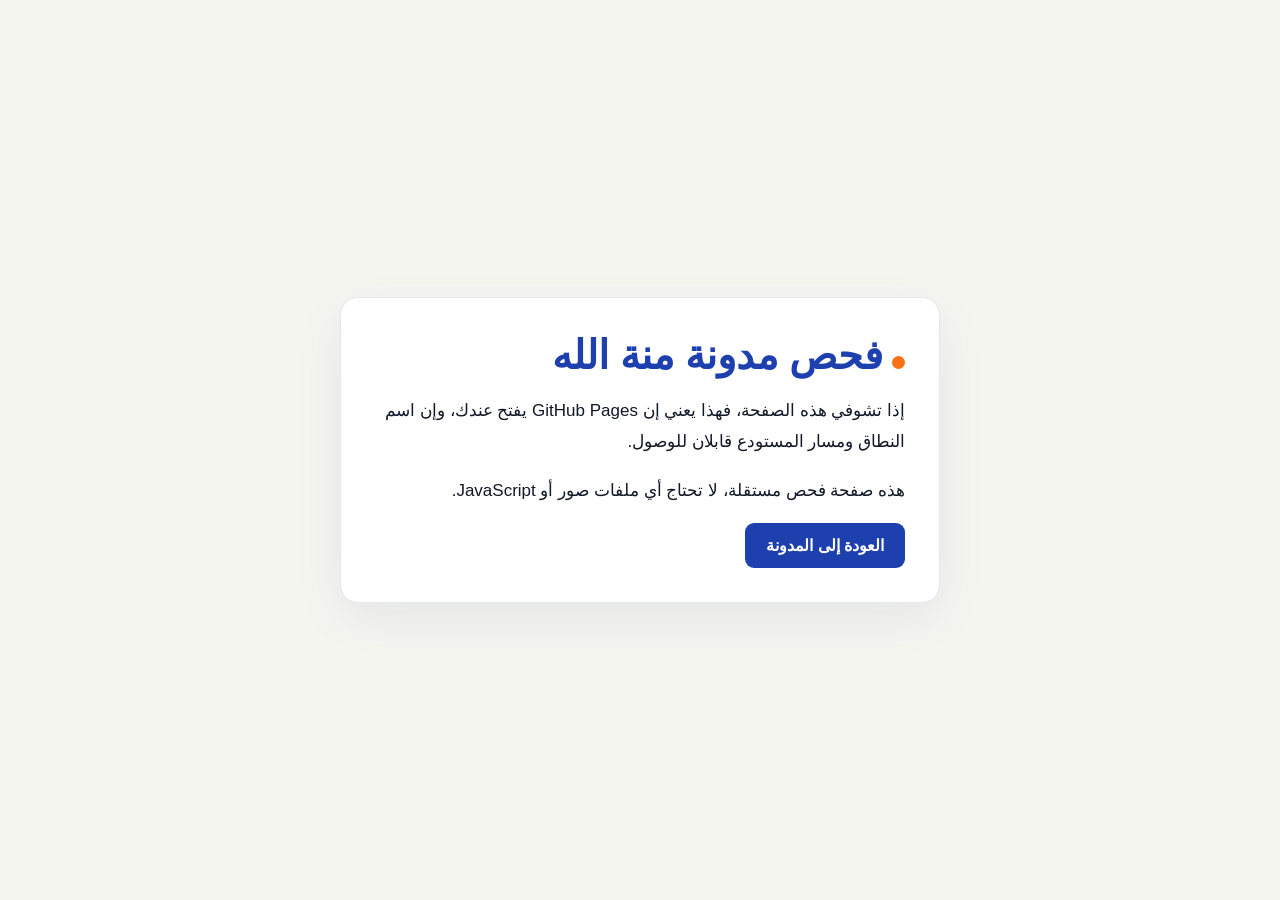
<file: check.html>
<!doctype html>
<html lang="ar" dir="rtl">
<head><meta charset="UTF-8"><meta name="viewport" content="width=device-width,initial-scale=1">
<title>فحص مدونة منة الله</title>
<style>*,*::before,*::after{box-sizing:border-box}body{font-family:Arial,Tahoma,sans-serif;background:#F5F5F0;color:#111827;margin:0;min-height:100vh;display:grid;place-items:center;padding:26px}main{max-width:600px;width:100%;background:white;border:1px solid #E5E7EB;border-radius:18px;padding:34px;box-shadow:0 15px 50px rgba(20,43,119,.07)}h1{color:#1E40AF;font-size:clamp(27px,5vw,40px);margin:0 0 16px}p{font-size:17px;line-height:1.85}.dot{width:13px;height:13px;background:#F97316;border-radius:50%;display:inline-block;margin-left:9px}a{display:inline-block;padding:13px 21px;border-radius:9px;color:white;background:#1E40AF;text-decoration:none;font-weight:700}</style>
</head><body><main><h1><span class="dot"></span>فحص مدونة منة الله</h1>
<p>إذا تشوفي هذه الصفحة، فهذا يعني إن GitHub Pages يفتح عندك، وإن اسم النطاق ومسار المستودع قابلان للوصول.</p>
<p>هذه صفحة فحص مستقلة، لا تحتاج أي ملفات صور أو JavaScript.</p>
<a href="./">العودة إلى المدونة</a>
</main></body></html>
</file>
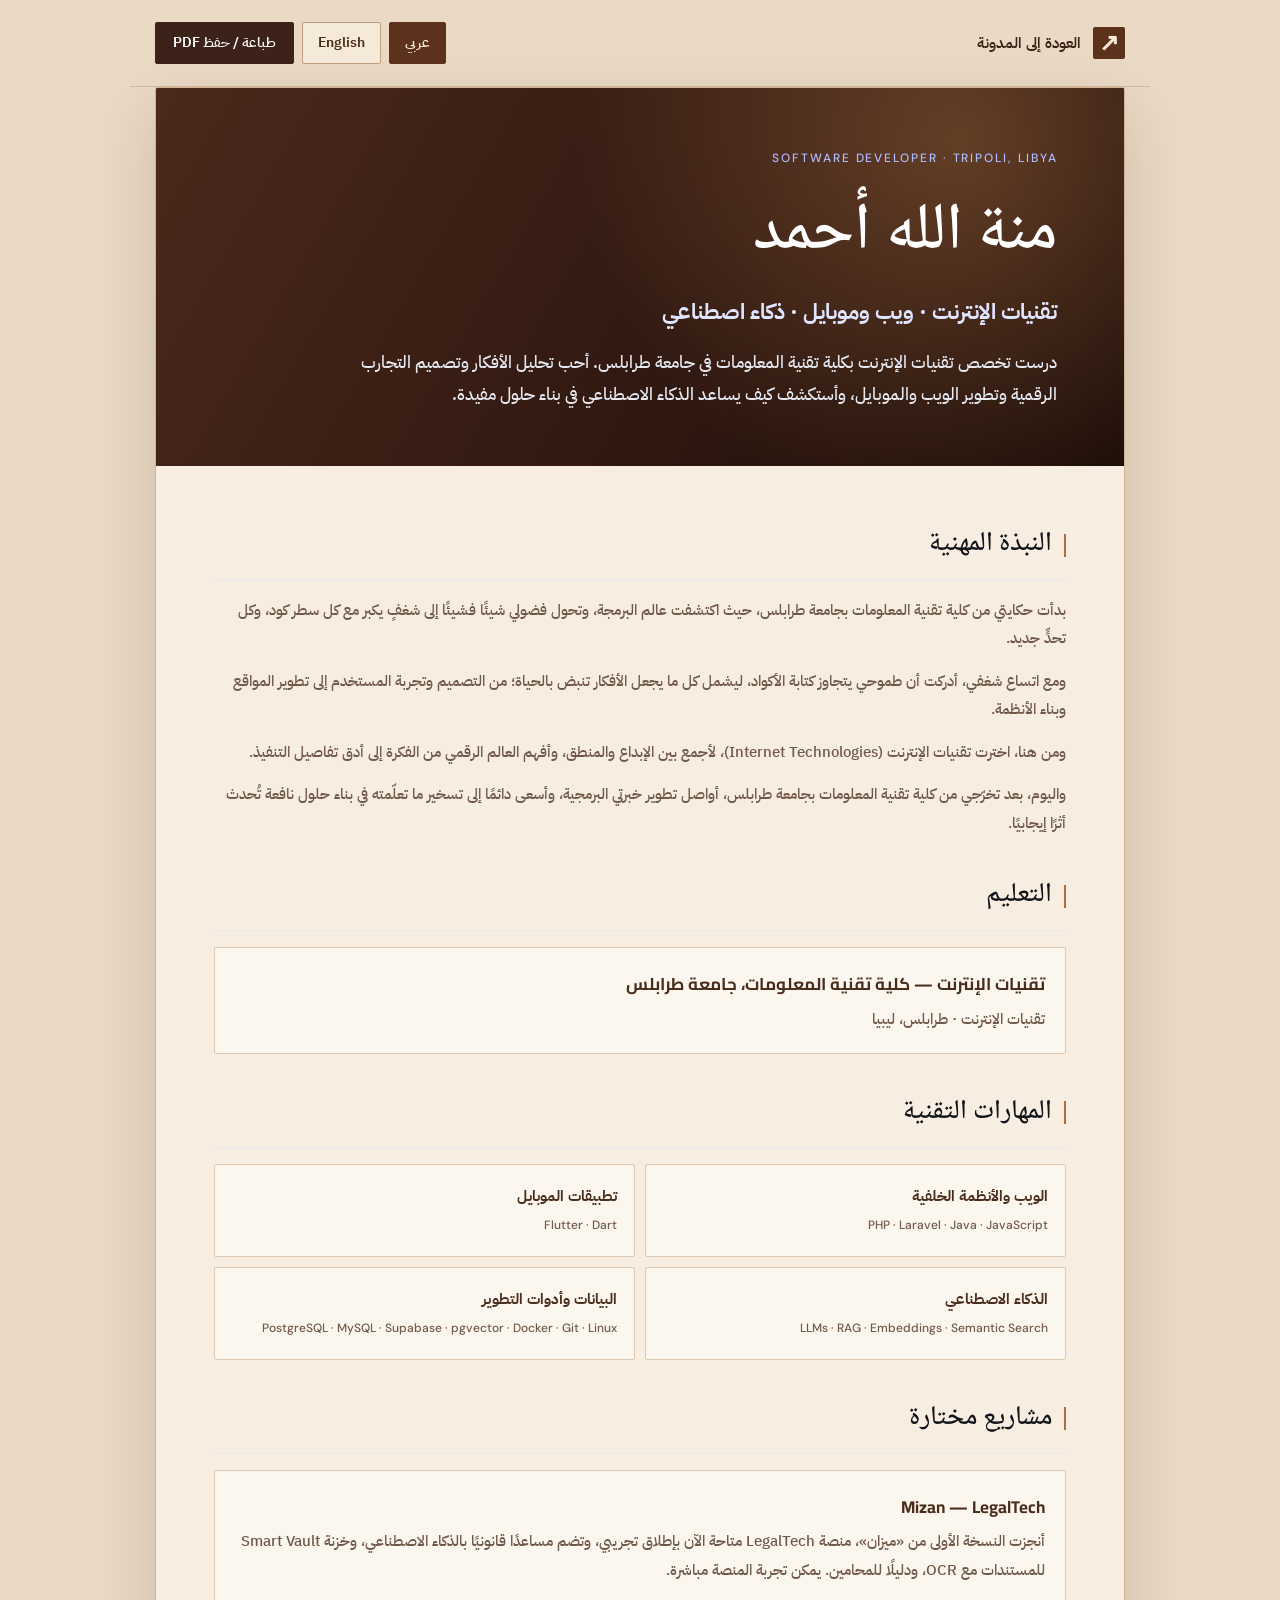
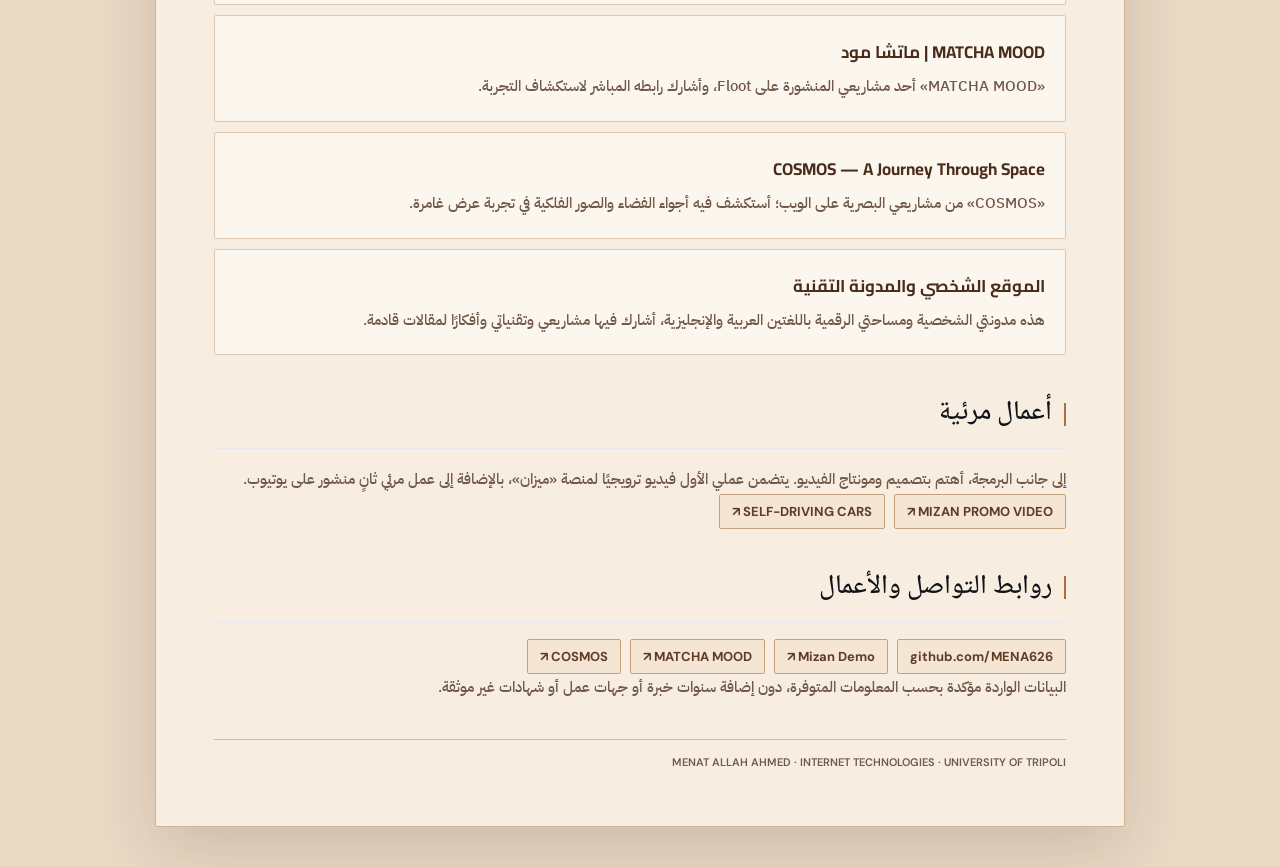
<file: cv.html>
<!doctype html>
<html lang="ar" dir="rtl">
<head>
<meta charset="utf-8"><meta name="viewport" content="width=device-width,initial-scale=1">
<meta name="theme-color" content="#FFFFFF">
<meta name="description" content="الملف المهني لمنة الله أحمد — تخصص تقنيات الإنترنت بكلية تقنية المعلومات، جامعة طرابلس">
<title>السيرة الذاتية | منة الله أحمد</title>
<link rel="preconnect" href="https://fonts.googleapis.com"><link rel="preconnect" href="https://fonts.gstatic.com" crossorigin>
<link href="https://fonts.googleapis.com/css2?family=Cairo:wght@400;500;600;700;800;900&family=DM+Sans:wght@400;500;600;700;800&display=swap" rel="stylesheet">
<link href="https://fonts.googleapis.com/css2?family=IBM+Plex+Sans+Arabic:wght@400;500;600;700&family=Inter:wght@400;500;600;700;800&display=swap" rel="stylesheet">
<style>
:root{--purple:#FF5C34;--dark:#25364A;--sky:#FFFFFF;--lilac:#FF5C34;--peach:#25364A;--ink:#25364A;--muted:#25364A;--font:"Thmanyah Web Sans","thmanyah sans","Cairo",sans-serif;--eng:"DM Sans",Arial,sans-serif}
*{box-sizing:border-box}body{margin:0;background:#FFFFFF;color:var(--ink);font:500 15px/1.9 var(--font)}a{color:inherit;text-decoration:none}button{font:inherit;cursor:pointer}
.toolbar{max-width:970px;margin:0 auto;padding:15px 23px;display:flex;align-items:center;justify-content:space-between;gap:14px;flex-wrap:wrap}
.toolbar a{font-weight:700}.toolbar-actions{display:flex;align-items:center;gap:7px}.toolbar button{border:1px solid #FFFFFF;border-radius:9px;padding:8px 13px;background:#FFFFFF;color:var(--ink);font-weight:700}.toolbar button:hover{background:#FFFFFF}
.toolbar .print{background:var(--dark);color:#FFFFFF;border-color:var(--dark)}
.cv-paper{background:#FFFFFF;max-width:970px;margin:0 auto 40px;box-shadow:0 20px 65px rgba(37,54,74,.13);border-radius:14px;overflow:hidden}
.head{background:linear-gradient(130deg,#FF5C34 5%,#25364A 95%);color:#FFFFFF;padding:45px clamp(23px,5vw,64px);position:relative;overflow:hidden}.head:after{content:"CV";font:800 170px/1 var(--eng);position:absolute;inset-inline-end:-6px;top:-36px;color:rgba(242,231,225,.12);pointer-events:none}.head>*{position:relative;z-index:1}
.overline{font:800 12px var(--eng);letter-spacing:.12em}.head h1{font:700 clamp(43px,6vw,64px)/1.4 var(--font);margin:11px 0 4px}.head .role{font-size:20px;margin:0}.head .intro{max-width:660px;font-size:15px;line-height:1.95;margin:17px 0 0}
.content{padding:38px clamp(23px,5vw,64px) 46px}.section{margin-bottom:32px;break-inside:avoid}.section h2{margin:0 0 13px;display:flex;gap:12px;align-items:center;font-size:23px}.section h2:before{content:"";height:26px;width:6px;border-radius:3px;background:var(--peach);flex-shrink:0}.section p{color:var(--muted);margin:0;font-size:15px}
.panel{border:1px solid #FFFFFF;background:#FFFFFF;border-radius:12px;padding:17px;margin-top:10px;break-inside:avoid}.panel strong{font-size:17px;display:block;margin:0 0 4px}.skills{display:grid;grid-template-columns:1fr 1fr;gap:10px}.skill{border:1px solid #FFFFFF;padding:13px 15px;border-radius:10px;background:#FFFFFF;break-inside:avoid}.skill strong{display:block}.skill small{font:500 12px/1.7 var(--eng);color:var(--muted)}
.links{display:flex;gap:9px;flex-wrap:wrap}.links a{font:700 13px var(--eng);border:1px solid #FFFFFF;background:#FFFFFF;color:var(--dark);border-radius:8px;padding:8px 12px}.links a:hover{background:#FFFFFF}
.note{font-size:12px;color:var(--muted);margin-top:15px;line-height:1.8}
.bottom{margin-top:29px;border-top:1px solid #FFFFFF;padding-top:15px;color:var(--muted);font:600 11px var(--eng)}
html[lang="en"] body{font-family:var(--eng)}html[lang="en"] .head h1{font-family:var(--eng)}html[lang="en"] .head .intro,html[lang="en"] .section p{line-height:1.7}
@media(max-width:620px){.skills{grid-template-columns:1fr}.toolbar{padding:11px}.cv-paper{border-radius:0}.head{padding:33px 21px}.content{padding:26px 21px}.head h1{font-size:38px}.toolbar button{font-size:12px;padding:7px 9px}}
@page{size:A4;margin:13mm}
@media print{html,body{background:#FFFFFF;print-color-adjust:exact;-webkit-print-color-adjust:exact}.toolbar{display:none}.cv-paper{max-width:none;margin:0;box-shadow:none;border-radius:0}.head{padding:29px 34px}.head h1{font-size:46px}.content{padding:23px 34px 0}.section{margin-bottom:22px}.section h2{font-size:19px}.section p{font-size:13px}.head .intro{font-size:13px}.panel{padding:11px}.skill{padding:9px}}

/* SaaS portfolio visual identity for printable résumé */
:root{--purple:#FF5C34;--dark:#25364A;--sky:#FFFFFF;--lilac:#FF5C34;--peach:#25364A;--ink:#25364A;--muted:#25364A}
body{background:#FFFFFF;color:#25364A}
.cv-paper{box-shadow:0 20px 70px rgba(37,54,74,.12)}
.head{background:linear-gradient(132deg,#FF5C34,#25364A 88%)}
.section h2:before{background:#25364A}
.panel{background:#FFFFFF;border-color:#FFFFFF}
.skill{background:#FFFFFF;border-color:#FFFFFF}
.links a{background:#FFFFFF;border-color:#FFFFFF;color:#25364A}
.links a:hover{background:#25364A;color:#25364A}
.toolbar .print{background:#25364A}
.toolbar .print:hover{background:#FF5C34}
@media print{body{background:#FFFFFF}.head{print-color-adjust:exact;-webkit-print-color-adjust:exact}}

/* Official portfolio colors — white / yellow / light blue / royal blue. */
:root {
 --purple:#25364A;--dark:#25364A;--sky:#FFFFFF;--lilac:#FF5C34;
 --peach:#25364A;--ink:#25364A;--muted:#25364A;
}
body{background:#FFFFFF}
.cv-paper{box-shadow:0 22px 65px rgba(37,54,74,.11)}
.head{background:linear-gradient(125deg,#FF5C34 0%,#25364A 63%,#25364A 100%)}
.section h2{color:#25364A}
.section h2:before{background:#25364A}
.panel{background:#FFFFFF;border-color:#FFFFFF}
.skill{background:#FFFFFF;border-color:#FFFFFF}
.links a{background:#FFFFFF;border-color:#FFFFFF;color:#25364A}
.links a:hover{background:#25364A;color:#25364A}
.toolbar .print{background:#25364A;color:#FFFFFF;border-color:#25364A}
.toolbar .print:hover{background:#25364A}
@media print{body{background:#FFFFFF}.head{print-color-adjust:exact;-webkit-print-color-adjust:exact}}

/* Uses only fonts locally installed by the viewer, with Cairo fallback.
   Thmanyah font files are not hosted here, per the official license. */
@font-face{font-family:"Thmanyah Web Sans";src:local("thmanyahsans-Regular"),local("thmanyah sans Regular"),local("thmanyah sans");font-weight:400;font-display:swap}
@font-face{font-family:"Thmanyah Web Sans";src:local("thmanyahsans-Bold"),local("thmanyah sans Bold");font-weight:700;font-display:swap}
@font-face{font-family:"Thmanyah Web Sans";src:local("thmanyahsans-Black"),local("thmanyah sans Black");font-weight:900;font-display:swap}
@font-face{font-family:"Thmanyah Web Display";src:local("thmanyahserifdisplay-Regular"),local("thmanyah serif display Regular");font-weight:400;font-display:swap}
@font-face{font-family:"Thmanyah Web Display";src:local("thmanyahserifdisplay-Bold"),local("thmanyah serif display Bold");font-weight:700;font-display:swap}
@font-face{font-family:"Thmanyah Web Display";src:local("thmanyahserifdisplay-Black"),local("thmanyah serif display Black");font-weight:900;font-display:swap}
html[lang="ar"]{--font:"Thmanyah Web Sans","thmanyah sans","Cairo",sans-serif}
html[lang="ar"] .head h1,
html[lang="ar"] .section h2{font-family:"Thmanyah Web Display","thmanyah serif display","Cairo",sans-serif;line-height:1.55}
html[lang="ar"] .panel strong,
html[lang="ar"] .head .specialty{font-family:"Thmanyah Web Sans","thmanyah sans","Cairo",sans-serif}


/* SOLAR SHOCK — matching printable résumé */
:root{--purple:#FF5C34;--dark:#25364A;--sky:#FFFFFF;--lilac:#FF5C34;--peach:#25364A;--ink:#25364A;--muted:#25364A}
body{background:#FFFFFF;color:#25364A}
.cv-paper{background:#FFFFFF;box-shadow:0 16px 60px rgba(37,54,74,.16)}
.head{background:linear-gradient(132deg,#FF5C34 0%,#25364A 100%);color:#FFFFFF}
.head .overline,.head h1,.head .role,.head .intro{color:#FFFFFF}
.content{background:#FFFFFF}
.panel,.skill{background:#FFFFFF;border:1px solid #FF5C34}
.section h2{color:#25364A}
.section h2:before{background:#25364A}
.section p,.note,.bottom,.skill small{color:#25364A}
.toolbar button,.links a{background:#FFFFFF;color:#25364A;border:1px solid #FF5C34}
.toolbar button:hover,.links a:hover{background:#25364A;color:#25364A}
.toolbar .print{background:#25364A;color:#25364A;border-color:#25364A}
@media print{html,body,.cv-paper,.content{background:#FFFFFF!important;color:#25364A!important;print-color-adjust:exact;-webkit-print-color-adjust:exact}}
 .story-paragraph + .story-paragraph{margin-top:14px!important}

/* Wisteria/Mimosa palette for the CV page */
:root{--wisteria:#FF5C34;--mimosa:#D7EFFF;--ink:#25364A}
body{background:#FFFFFF!important;color:#25364A!important}

/* Portfolio palette consistency: Grape Soda + Sunburst Yellow. */
:root{--purple:#FF5C34;--dark:#25364A;--lilac:#FF5C34;--peach:#D7EFFF;--ink:#25364A;--muted:#25364A}
body{background:#FFFFFF!important;color:#25364A!important}
.toolbar{background:#FFFFFF!important}
.sheet,.page,.cv-page{background:#FFFFFF!important}
/* Harmonize CV with pastel portfolio palette. */
:root{--purple:#FF5C34;--dark:#25364A;--lilac:#FF5C34;--peach:#D7EFFF;--ink:#25364A;--muted:#25364A}
body{background:#FFFFFF!important;color:#25364A!important}
/* Soft Blue / Yuzu Zest / Pastel Purple / Oat Milk resume identity */
:root{--purple:#FF5C34;--dark:#25364A;--lilac:#FF5C34;--peach:#D7EFFF;--ink:#25364A;--muted:#25364A;--sky:#D7EFFF}
body{background:#F3FAFF!important;color:#25364A!important}
.toolbar{background:#F3FAFF!important}

/* CV refresh — aligned with the portfolio blue / coral / white identity. */
:root{
 --purple:#FF5C34;--dark:#25364A;--sky:#D7EFFF;
 --lilac:#D7EFFF;--peach:#FF5C34;--ink:#25364A;--muted:#46576C;
}
html{background:#F3FAFF}
body,html[lang="ar"] body,html[lang="en"] body{
 background:#F3FAFF!important;color:#25364A!important;
}
.toolbar{
 max-width:970px!important;min-height:84px!important;
 background:#F3FAFF!important;
 padding:16px 22px!important;gap:14px!important;
 justify-content:space-between!important;
}
.toolbar #back{
 display:inline-flex;align-items:center;gap:12px;
 font-weight:800!important;font-size:15px!important;
 color:#25364A!important;text-decoration:none;
 white-space:nowrap;
}
.toolbar #back::before{
 content:"↗";display:inline-grid;place-items:center;
 flex:0 0 32px;width:32px;height:32px;
 border-radius:9px;background:#FF5C34;color:#FFFFFF;
 font:800 24px/1 Arial,sans-serif;
}
.toolbar-actions{
 display:flex!important;align-items:center!important;justify-content:flex-end!important;
 flex-wrap:wrap!important;gap:8px!important;
}
.toolbar-actions button{
 display:inline-flex!important;align-items:center!important;justify-content:center!important;
 box-sizing:border-box!important;
 min-height:42px!important;border-radius:12px!important;
 font-weight:800!important;font-size:14px!important;
 line-height:1.3!important;white-space:nowrap!important;
 padding:8px 15px!important;margin:0!important;
 transition:background .2s,border-color .2s,color .2s!important;
}
.toolbar #ar,.toolbar #en{
 background:#FFFFFF!important;color:#25364A!important;
 border:1.5px solid #FF5C34!important;
}
.toolbar #ar[aria-pressed="true"],.toolbar #en[aria-pressed="true"]{
 background:#FF5C34!important;border-color:#FF5C34!important;
 color:#FFFFFF!important;
}
.toolbar #ar:hover,.toolbar #en:hover{background:#D7EFFF!important;color:#25364A!important}
.toolbar #ar[aria-pressed="true"]:hover,.toolbar #en[aria-pressed="true"]:hover{background:#E74C2A!important;color:#FFFFFF!important}
.toolbar .print,.toolbar .print:hover{
 background:#25364A!important;color:#FFFFFF!important;
 -webkit-text-fill-color:#FFFFFF!important;border:1.5px solid #25364A!important;
 padding-inline:17px!important;
}
.toolbar .print:hover{background:#3B5269!important}
.toolbar button:focus-visible,.toolbar a:focus-visible{
 outline:3px solid #FF5C34!important;outline-offset:3px!important;
}
.cv-paper{
 background:#FFFFFF!important;
 border:1px solid #D7EFFF!important;
 box-shadow:0 16px 50px rgba(37,54,74,.08)!important;
 border-radius:22px!important;
 overflow:hidden!important;
}
.head{
 position:relative!important;isolation:isolate!important;
 background:#D7EFFF!important;
 background-image:linear-gradient(145deg,#E4F6FF 0%,#D7EFFF 72%,#CAE9FB 100%)!important;
 color:#25364A!important;
 padding:58px clamp(24px,6vw,70px) 78px!important;
 overflow:hidden!important;
}
.head::before{
 content:"";position:absolute;z-index:-1;left:-78px;top:-114px;
 width:290px;height:230px;border-radius:48%;
 background:#FF5C34;transform:rotate(-22deg);
}
.head::after{
 content:"";position:absolute;z-index:-1;inset:auto -2px -1px -2px!important;
 top:auto!important;
 height:66px;width:auto!important;
 background:linear-gradient(165deg,transparent 0 33%,#25364A 33% 58%,#FF5C34 58% 100%)!important;
 font-size:0!important;color:transparent!important;opacity:1!important;
 pointer-events:none!important;
}
.head .overline,.head h1,.head .role,.head .intro{
 color:#25364A!important;-webkit-text-fill-color:#25364A!important;
}
.head .overline{font-size:12px!important;letter-spacing:.16em!important;font-weight:800!important}
.head h1{font-size:clamp(39px,6vw,66px)!important;line-height:1.4!important;margin:12px 0 10px!important}
.head .role{font-size:clamp(17px,2.5vw,22px)!important;font-weight:700!important;line-height:1.7!important}
.head .intro{font-size:clamp(14px,1.7vw,17px)!important;line-height:1.9!important;max-width:760px!important}
.content{background:#FFFFFF!important;padding:38px clamp(24px,5vw,62px) 48px!important}
.section h2{color:#25364A!important}
.section h2:before{background:#FF5C34!important}
.section p,.panel p,.note,.bottom,.skill small{color:#46576C!important}
.panel,.skill{
 border:1px solid #D7EFFF!important;
 border-radius:13px!important;background:#F7FCFF!important;
 box-shadow:none!important;
}
.links a{
 background:#FFFFFF!important;color:#25364A!important;
 border:1.5px solid #B9DDEF!important;
 border-radius:10px!important;
}
.links a:hover{background:#D7EFFF!important;color:#25364A!important}
.bottom{border-top-color:#D7EFFF!important}
@media(max-width:700px){
 .toolbar{padding:15px 15px!important;gap:12px!important;align-items:flex-start!important}
 .toolbar #back{font-size:14px!important}
 .toolbar-actions{width:100%!important;justify-content:flex-end!important;gap:7px!important}
 .toolbar-actions button{font-size:13px!important;min-height:40px!important;padding:8px 12px!important}
 .toolbar .print{min-width:114px!important}
 .cv-paper{margin:0 0 28px!important;border-radius:0!important;border-inline:0!important}
 .head{padding:48px 24px 73px!important}
 .head::before{left:-110px;top:-134px;width:235px;height:220px}
 .head h1{font-size:clamp(37px,9.5vw,53px)!important}
 .head .intro{font-size:15px!important}
 .content{padding:28px 22px 40px!important}
}
@media(max-width:390px){
 .toolbar-actions button{font-size:12px!important;padding:7px 10px!important}
 .toolbar .print{min-width:102px!important}
}
@media print{
 html,body,.content{background:#FFFFFF!important}
 .toolbar{display:none!important}
 .cv-paper{border:none!important;border-radius:0!important;box-shadow:none!important}
 .head{padding:33px 35px 56px!important;print-color-adjust:exact;-webkit-print-color-adjust:exact}
 .head::before,.head::after{print-color-adjust:exact;-webkit-print-color-adjust:exact}
 .content{padding:23px 34px 0!important}
 .head h1{font-size:45px!important}
 .head .role{font-size:18px!important}
 .head .intro{font-size:13px!important}
}

/* Unified 2026 portfolio/CV identity — clear neutral document, precise blue accents. */
:root{
 --dark:#111318;--ink:#111318;--muted:#555d69;
 --purple:#1E45FB;--lilac:#1E45FB;--peach:#1E45FB;--sky:#F5F5F7;
 --font:"IBM Plex Sans Arabic","Cairo",Arial,sans-serif;
 --eng:"Inter","DM Sans",Arial,sans-serif;
}
html,body{background:#F5F5F7!important;color:#111318!important}
body{font-family:var(--font)!important}
html[lang="en"] body{font-family:var(--eng)!important}
.toolbar{
 background:#F5F5F7!important;max-width:1020px!important;
 padding:22px 25px!important;
}
.toolbar #back{color:#111318!important}
.toolbar #back::before{color:#1E45FB!important}
.toolbar-actions button,
.toolbar #ar,.toolbar #en{
 color:#333A46!important;background:#FFFFFF!important;
 border:1px solid #DDE1E9!important;border-radius:8px!important;
 box-shadow:none!important;
}
.toolbar #ar[aria-pressed="true"],.toolbar #en[aria-pressed="true"]{
 color:#FFFFFF!important;background:#111318!important;border-color:#111318!important;
}
.toolbar .print,.toolbar .print:hover{
 background:#1E45FB!important;border-color:#1E45FB!important;
 color:#FFFFFF!important;-webkit-text-fill-color:#FFFFFF!important;
 box-shadow:none!important;border-radius:8px!important;
}
.cv-paper{
 max-width:970px!important;border:1px solid #E2E5EB!important;
 border-radius:18px!important;box-shadow:0 10px 40px rgba(17,19,24,.05)!important;
}
.head{
 background:#111318!important;background-image:none!important;
 border:0!important;color:#FFFFFF!important;
 padding:55px clamp(27px,5.2vw,68px)!important;
}
.head::before,.head::after{display:none!important}
.head .overline{color:#AFBDFF!important;-webkit-text-fill-color:#AFBDFF!important;font-family:var(--eng)!important}
.head h1{color:#FFFFFF!important;-webkit-text-fill-color:#FFFFFF!important;line-height:1.45!important}
.head .role{color:#E0E5FF!important;-webkit-text-fill-color:#E0E5FF!important}
.head .intro{color:#E6E9F1!important;-webkit-text-fill-color:#E6E9F1!important;max-width:740px!important}
.content{padding:clamp(29px,4.5vw,59px)!important;background:#FFFFFF!important}
.section{margin-bottom:38px!important}
.section h2{
 color:#111318!important;-webkit-text-fill-color:#111318!important;
 font-weight:750!important;font-size:21px!important;
 border-bottom:1px solid #E7E9EE!important;
 padding-bottom:13px!important;margin-bottom:16px!important;
}
.section h2:before{
 width:3px!important;height:23px!important;border-radius:2px!important;
 background:#1E45FB!important;
}
.section p,.panel p,.note,.bottom,.skill small{color:#555D69!important}
.panel,.skill{
 background:#FFFFFF!important;
 border:1px solid #E3E6EC!important;border-radius:10px!important;
 box-shadow:none!important;
}
.panel{padding:20px!important}
.skill{padding:17px!important}
.skill strong,.panel strong{color:#111318!important}
.links a{background:#FFFFFF!important;border:1px solid #E3E6EC!important;color:#1E45FB!important}
.links a:hover{background:#F5F6FD!important;color:#1E45FB!important}
@media(max-width:700px){
 .toolbar{padding:16px!important}
 .cv-paper{margin:0 0 25px!important;border-radius:0!important;border-inline:0!important}
 .head{padding:40px 24px 50px!important}
 .content{padding:29px 22px 36px!important}
}
@media print{
 html,body,.cv-paper,.content{background:#FFFFFF!important}
 .toolbar{display:none!important}
 .cv-paper{max-width:none!important;margin:0!important;border:0!important;box-shadow:none!important;border-radius:0!important}
 .head{padding:28px 34px!important}
 .content{padding:24px 34px 0!important}
 .section{margin-bottom:20px!important}
 .head h1{font-size:43px!important}
 .panel{padding:11px!important}
 .skill{padding:10px!important}
}
</style>
<link rel="stylesheet" href="https://fonts.googleapis.com/css2?family=Noto+Naskh+Arabic:wght@400;500;600&family=Bodoni+Moda:opsz,wght@6..96,400&display=swap">
<link rel="stylesheet" href="assets/atelier-cv.css?v=20261126-1"></head>
<body>
<div class="toolbar">
<a href="./" id="back" data-ar="العودة إلى المدونة" data-en="Back to portfolio">العودة إلى المدونة</a>
<div class="toolbar-actions"><button type="button" id="ar" aria-label="العربية">عربي</button><button type="button" id="en" aria-label="English">English</button><button class="print" id="print" data-ar="طباعة / حفظ PDF" data-en="Print / Save PDF">طباعة / حفظ PDF</button></div>
</div>
<article class="cv-paper">
<header class="head">
<span class="overline">SOFTWARE DEVELOPER · TRIPOLI, LIBYA</span>
<h1 data-ar="منة الله أحمد" data-en="Menat Allah Ahmed">منة الله أحمد</h1>
<p class="role" data-ar="تقنيات الإنترنت · ويب وموبايل · ذكاء اصطناعي" data-en="Internet Technologies · Web &amp; Mobile · AI">تقنيات الإنترنت · ويب وموبايل · ذكاء اصطناعي</p>
<p class="intro" data-ar="درست تخصص تقنيات الإنترنت بكلية تقنية المعلومات في جامعة طرابلس. أحب تحليل الأفكار وتصميم التجارب الرقمية وتطوير الويب والموبايل، وأستكشف كيف يساعد الذكاء الاصطناعي في بناء حلول مفيدة." data-en="I studied Internet Technologies at the University of Tripoli's Faculty of Information Technology. I enjoy analyzing ideas, designing digital experiences, building web and mobile solutions, and exploring practical AI.">درست تخصص تقنيات الإنترنت بكلية تقنية المعلومات في جامعة طرابلس. أحب تحليل الأفكار وتصميم التجارب الرقمية وتطوير الويب والموبايل، وأستكشف كيف يساعد الذكاء الاصطناعي في بناء حلول مفيدة.</p>
</header>
<div class="content">
<section class="section"><h2 data-ar="النبذة المهنية" data-en="Professional profile">النبذة المهنية</h2>
<p class="story-paragraph" data-ar="بدأت حكايتي من كلية تقنية المعلومات بجامعة طرابلس، حيث اكتشفت عالم البرمجة، وتحول فضولي شيئًا فشيئًا إلى شغفٍ يكبر مع كل سطر كود، وكل تحدٍّ جديد." data-en="My story began at the Faculty of Information Technology at the University of Tripoli, where I discovered programming. Little by little, my curiosity grew into a passion with every line of code and every new challenge.">بدأت حكايتي من كلية تقنية المعلومات بجامعة طرابلس، حيث اكتشفت عالم البرمجة، وتحول فضولي شيئًا فشيئًا إلى شغفٍ يكبر مع كل سطر كود، وكل تحدٍّ جديد.</p>
<p class="story-paragraph" data-ar="ومع اتساع شغفي، أدركت أن طموحي يتجاوز كتابة الأكواد، ليشمل كل ما يجعل الأفكار تنبض بالحياة؛ من التصميم وتجربة المستخدم إلى تطوير المواقع وبناء الأنظمة." data-en="As that passion grew, I realized my ambitions went beyond writing code to everything that brings ideas to life—from design and user experience to building websites and systems.">ومع اتساع شغفي، أدركت أن طموحي يتجاوز كتابة الأكواد، ليشمل كل ما يجعل الأفكار تنبض بالحياة؛ من التصميم وتجربة المستخدم إلى تطوير المواقع وبناء الأنظمة.</p>
<p class="story-paragraph" data-ar="ومن هنا، اخترت تقنيات الإنترنت (Internet Technologies)، لأجمع بين الإبداع والمنطق، وأفهم العالم الرقمي من الفكرة إلى أدق تفاصيل التنفيذ." data-en="That is why I chose Internet Technologies: to bring creativity and logic together and understand the digital world from the initial idea to the smallest implementation detail.">ومن هنا، اخترت تقنيات الإنترنت (Internet Technologies)، لأجمع بين الإبداع والمنطق، وأفهم العالم الرقمي من الفكرة إلى أدق تفاصيل التنفيذ.</p>
<p class="story-paragraph" data-ar="واليوم، بعد تخرّجي من كلية تقنية المعلومات بجامعة طرابلس، أواصل تطوير خبرتي البرمجية، وأسعى دائمًا إلى تسخير ما تعلّمته في بناء حلول نافعة تُحدث أثرًا إيجابيًا." data-en="Today, having graduated from the Faculty of Information Technology at the University of Tripoli, I continue to develop my programming skills and strive to use what I have learned to build useful solutions that make a positive impact.">واليوم، بعد تخرّجي من كلية تقنية المعلومات بجامعة طرابلس، أواصل تطوير خبرتي البرمجية، وأسعى دائمًا إلى تسخير ما تعلّمته في بناء حلول نافعة تُحدث أثرًا إيجابيًا.</p></section>
<section class="section"><h2 data-ar="التعليم" data-en="Education">التعليم</h2>
<div class="panel"><strong data-ar="تقنيات الإنترنت — كلية تقنية المعلومات، جامعة طرابلس" data-en="Internet Technologies — Faculty of Information Technology, University of Tripoli">تقنيات الإنترنت — كلية تقنية المعلومات، جامعة طرابلس</strong><p data-ar="تقنيات الإنترنت · طرابلس، ليبيا" data-en="Internet Technologies · Tripoli, Libya">تقنيات الإنترنت · طرابلس، ليبيا</p></div>
</section>
<section class="section"><h2 data-ar="المهارات التقنية" data-en="Technical skills">المهارات التقنية</h2>
<div class="skills">
<div class="skill"><strong data-ar="الويب والأنظمة الخلفية" data-en="Web &amp; Backend">الويب والأنظمة الخلفية</strong><small>PHP · Laravel · Java · JavaScript</small></div>
<div class="skill"><strong data-ar="تطبيقات الموبايل" data-en="Mobile development">تطبيقات الموبايل</strong><small>Flutter · Dart</small></div>
<div class="skill"><strong data-ar="الذكاء الاصطناعي" data-en="AI &amp; Retrieval">الذكاء الاصطناعي</strong><small>LLMs · RAG · Embeddings · Semantic Search</small></div>
<div class="skill"><strong data-ar="البيانات وأدوات التطوير" data-en="Data &amp; Engineering Tools">البيانات وأدوات التطوير</strong><small>PostgreSQL · MySQL · Supabase · pgvector · Docker · Git · Linux</small></div>
</div></section>
<section class="section"><h2 data-ar="مشاريع مختارة" data-en="Selected projects">مشاريع مختارة</h2>
<div class="panel"><strong>Mizan — LegalTech</strong><p data-ar="أنجزت النسخة الأولى من «ميزان»، منصة LegalTech متاحة الآن بإطلاق تجريبي، وتضم مساعدًا قانونيًا بالذكاء الاصطناعي، وخزنة Smart Vault للمستندات مع OCR، ودليلًا للمحامين. يمكن تجربة المنصة مباشرة." data-en="I completed the first version of Mizan, a LegalTech platform now available in beta, featuring an AI legal assistant, an OCR-enabled Smart Vault, and a lawyer directory. The beta is available to try.">أنجزت النسخة الأولى من «ميزان»، منصة LegalTech متاحة الآن بإطلاق تجريبي، وتضم مساعدًا قانونيًا بالذكاء الاصطناعي، وخزنة Smart Vault للمستندات مع OCR، ودليلًا للمحامين. يمكن تجربة المنصة مباشرة.</p></div>
<div class="panel"><strong>MATCHA MOOD | ماتشا مود</strong><p data-ar="«MATCHA MOOD» أحد مشاريعي المنشورة على Floot، وأشارك رابطه المباشر لاستكشاف التجربة." data-en="MATCHA MOOD is one of my published projects on Floot. I've included a direct link to explore it.">«MATCHA MOOD» أحد مشاريعي المنشورة على Floot، وأشارك رابطه المباشر لاستكشاف التجربة.</p></div>
<div class="panel"><strong>COSMOS — A Journey Through Space</strong><p data-ar="«COSMOS» من مشاريعي البصرية على الويب؛ أستكشف فيه أجواء الفضاء والصور الفلكية في تجربة عرض غامرة." data-en="COSMOS is one of my visual web projects, where I explore space-inspired imagery through an immersive design.">«COSMOS» من مشاريعي البصرية على الويب؛ أستكشف فيه أجواء الفضاء والصور الفلكية في تجربة عرض غامرة.</p></div>
<div class="panel"><strong data-ar="الموقع الشخصي والمدونة التقنية" data-en="Personal portfolio &amp; blog">الموقع الشخصي والمدونة التقنية</strong><p data-ar="هذه مدونتي الشخصية ومساحتي الرقمية باللغتين العربية والإنجليزية، أشارك فيها مشاريعي وتقنياتي وأفكارًا لمقالات قادمة." data-en="This is my bilingual portfolio and technical blog, where I share projects, technologies, and ideas for upcoming articles.">هذه مدونتي الشخصية ومساحتي الرقمية باللغتين العربية والإنجليزية، أشارك فيها مشاريعي وتقنياتي وأفكارًا لمقالات قادمة.</p></div>
</section>
<section class="section"><h2 data-ar="أعمال مرئية" data-en="Video design work">أعمال مرئية</h2>
<p data-ar="إلى جانب البرمجة، أهتم بتصميم ومونتاج الفيديو. يتضمن عملي الأول فيديو ترويجيًا لمنصة «ميزان»، بالإضافة إلى عمل مرئي ثانٍ منشور على يوتيوب." data-en="Alongside software development, I enjoy video design and editing. My first sample is a promotional video for Mizan, and my second is an educational video about self-driving cars.">إلى جانب البرمجة، أهتم بالتصميم والمونتاج. من أعمالي فيديو ترويجي لمنصة «ميزان»، وفيديو تعليمي عن السيارات ذاتية القيادة، وكلاهما منشور على يوتيوب.</p>
<div class="links"><a href="https://youtu.be/hgrRXHWNMFQ" target="_blank" rel="noopener noreferrer">MIZAN PROMO VIDEO ↗</a><a href="https://youtu.be/dF6-pAAfHgs" target="_blank" rel="noopener noreferrer">SELF-DRIVING CARS ↗</a></div>
</section>
<section class="section"><h2 data-ar="روابط التواصل والأعمال" data-en="Portfolio &amp; contact links">روابط التواصل والأعمال</h2>
<div class="links">
<a href="https://github.com/MENA626" target="_blank" rel="noopener noreferrer">github.com/MENA626</a>
<a href="https://mizan-libya-demo.onrender.com" target="_blank" rel="noopener noreferrer">Mizan Demo ↗</a>
<a href="https://matcha-mood-ly.floot.app/" target="_blank" rel="noopener noreferrer">MATCHA MOOD ↗</a>
<a href="https://rawcdn.githack.com/MENA626/personal-blog/009f8918bfb3ff41165c9af129cdd845d0b28196/cosmos/index.html" target="_blank" rel="noopener noreferrer">COSMOS ↗</a>
</div>
<p class="note" data-ar="البيانات الواردة مؤكدة بحسب المعلومات المتوفرة، دون إضافة سنوات خبرة أو جهات عمل أو شهادات غير موثقة." data-en="Only confirmed details are included; no unverified jobs, years of experience or certifications were added.">البيانات الواردة مؤكدة بحسب المعلومات المتوفرة، دون إضافة سنوات خبرة أو جهات عمل أو شهادات غير موثقة.</p></section>
<div class="bottom">MENAT ALLAH AHMED · INTERNET TECHNOLOGIES · UNIVERSITY OF TRIPOLI</div>
</div></article>
<script>
const root=document.documentElement;
const els=[...document.querySelectorAll("[data-ar][data-en]")];
function langChange(lang){
root.lang=lang;root.dir=lang==="ar"?"rtl":"ltr";
document.title=lang==="ar"?"السيرة الذاتية | منة الله أحمد":"CV | Menat Allah Ahmed";
els.forEach(e=>{e.textContent=e.getAttribute("data-"+lang)||""});
document.getElementById("ar").setAttribute("aria-pressed",lang==="ar");
document.getElementById("en").setAttribute("aria-pressed",lang==="en");
}
document.getElementById("ar").addEventListener("click",()=>langChange("ar"));
document.getElementById("en").addEventListener("click",()=>langChange("en"));
document.getElementById("print").addEventListener("click",()=>window.print());
langChange(new URLSearchParams(location.search).get("lang")==="en"?"en":"ar");
</script>
</body></html>
<!-- CV palette: ice blue, coral orange, white, and navy. -->
</file>
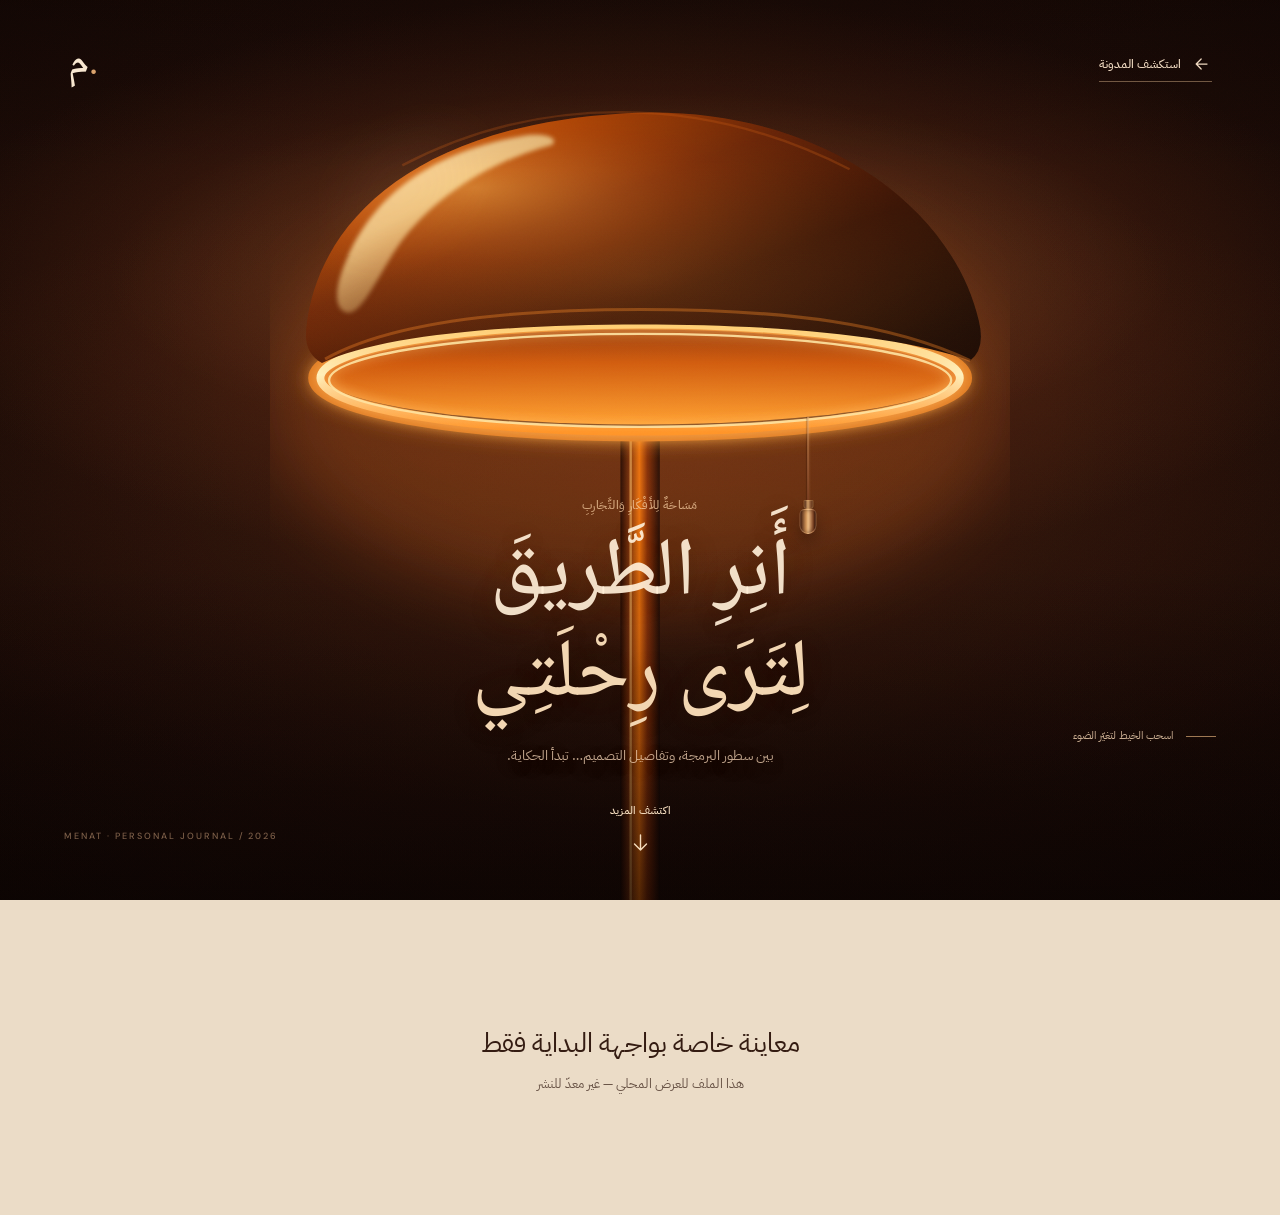
<file: lamp-preview.html>
<!doctype html>
<html lang="ar" dir="rtl">
<head>
<meta charset="utf-8">
<meta name="viewport" content="width=device-width,initial-scale=1">
<meta name="robots" content="noindex,nofollow,noarchive">
<meta name="theme-color" content="#140804">
<title>مسودة تصميم واجهة المصباح — معاينة محلية</title>
<link rel="preconnect" href="https://fonts.googleapis.com">
<link rel="preconnect" href="https://fonts.gstatic.com" crossorigin>
<link rel="stylesheet" href="https://fonts.googleapis.com/css2?family=Noto+Naskh+Arabic:wght@400;500;600;700&family=IBM+Plex+Sans+Arabic:wght@400;500;600;700&family=DM+Sans:wght@400;500&family=Bodoni+Moda:opsz,wght@6..96,400&display=swap">
<style>
*{box-sizing:border-box}
html{scroll-behavior:smooth}
body{margin:0;background:#140804;color:#fff1dc;font-family:"IBM Plex Sans Arabic",sans-serif}
a{color:inherit;text-decoration:none}
button{font:inherit}
img,svg{display:block;max-width:100%}
/* MENAT — Light & Shadow. Only the introductory lamp scene is styled here.
   The lamp itself is a live SVG, and the air / lettering / cord live in CSS. */
.lamp-intro{
  --ivory:#fff1dc;--brass:#d99a60;--dark:#140804;--cord-length:83px;
  position:relative;isolation:isolate;overflow:hidden;
  min-height:640px;height:100svh;height:100dvh;
  background:
   radial-gradient(ellipse 75% 42% at 50% 32%,#71351b 0%,rgba(71,30,15,.86) 33%,transparent 77%),
   radial-gradient(ellipse 110% 105% at 50% 45%,#2d130b 0%,#180a06 68%,#0f0705 100%);
  color:var(--ivory);direction:ltr;text-align:center;
  transition:background-color 1.05s cubic-bezier(.18,.7,.21,1);
  font-family:"Bodoni Moda",Georgia,serif;
}
.lamp-intro *, .lamp-intro *::before, .lamp-intro *::after{box-sizing:border-box}
.lamp-intro button,.lamp-intro a{-webkit-tap-highlight-color:transparent}
.lamp-intro::before{
  content:"";position:absolute;z-index:3;inset:0;pointer-events:none;
  background:linear-gradient(to bottom,rgba(4,1,0,.26),transparent 19%,transparent 63%,rgba(7,2,1,.62));
}
.lamp-intro::after{
  content:"";position:absolute;z-index:3;inset:0;pointer-events:none;
  background:radial-gradient(ellipse 88% 91% at 50% 44%,transparent 36%,rgba(8,3,2,.28) 100%);
}
.lamp-intro .lamp-art{
  position:absolute;z-index:1;inset:0;display:flex;justify-content:center;
  align-items:flex-start;width:100%;height:100%;overflow:hidden;
  border:0;background:none;pointer-events:none;
}
.lamp-intro .lamp-art svg{flex:none;display:block;width:100%;height:100%;max-width:none;filter:brightness(1) saturate(1);transition:filter 1.1s cubic-bezier(.16,.8,.24,1)}
.lamp-intro .lamp-ambient,.lamp-intro .lamp-outer-rim,
.lamp-intro .lamp-lightline,.lamp-intro .lamp-reflection,
.lamp-intro .lamp-lit-base,.lamp-intro .lamp-inner-glow{
  transition:opacity 1.05s cubic-bezier(.16,.8,.24,1);
}
.lamp-intro .lamp-lightline{filter:drop-shadow(0 0 8px #ffaf58)}
.lamp-intro .lamp-halo{
  position:absolute;z-index:2;inset:-7%;pointer-events:none;
  background:
    radial-gradient(ellipse 43% 21% at 50% 33%,rgba(255,154,59,.20),transparent 85%),
    radial-gradient(ellipse 82% 42% at 52% 54%,rgba(192,80,28,.12),transparent 75%);
  mix-blend-mode:screen;opacity:1;
  transition:opacity 1.1s cubic-bezier(.16,.8,.24,1);
}
.lamp-intro .lamp-grain{
  position:absolute;z-index:4;inset:0;pointer-events:none;opacity:.18;
  background-image:url("data:image/svg+xml,%3Csvg viewBox='0 0 180 180' xmlns='http://www.w3.org/2000/svg'%3E%3Cfilter id='n'%3E%3CfeTurbulence type='fractalNoise' baseFrequency='.62' numOctaves='3' stitchTiles='stitch'/%3E%3C/filter%3E%3Crect width='100%25' height='100%25' filter='url(%23n)' opacity='.25'/%3E%3C/svg%3E");
  background-size:210px;mix-blend-mode:soft-light;
}
.lamp-intro[data-lit="false"]{
  background-color:#0d0605;
  background-image:radial-gradient(ellipse 80% 75% at 50% 31%,#23120c 0%,#130907 66%,#0b0504 100%);
}
.lamp-intro[data-lit="false"] .lamp-art svg{filter:brightness(.43) saturate(.61)}
.lamp-intro[data-lit="false"] .lamp-ambient,
.lamp-intro[data-lit="false"] .lamp-lightline,
.lamp-intro[data-lit="false"] .lamp-lit-base,
.lamp-intro[data-lit="false"] .lamp-inner-glow{opacity:0}
.lamp-intro[data-lit="false"] .lamp-outer-rim{opacity:.18}
.lamp-intro[data-lit="false"] .lamp-reflection{opacity:.19}
.lamp-intro[data-lit="false"] .lamp-halo{opacity:0}
/* Minimal masthead, integrated into the scene */
.lamp-intro .lamp-top{
  position:absolute;z-index:8;top:clamp(25px,4.2vh,47px);
  left:clamp(25px,5.3vw,86px);right:clamp(25px,5.3vw,86px);
  display:flex;align-items:center;justify-content:space-between;
  pointer-events:none;
}
.lamp-intro .lamp-top a{pointer-events:auto;text-decoration:none}
.lamp-intro .lamp-monogram{
  color:#f8e7d0;line-height:1;font:500 clamp(30px,4vw,43px)/1.25 "Noto Naskh Arabic",serif;
  transition:opacity .35s ease;
}
.lamp-intro .lamp-monogram span{font:400 .9em Georgia,serif;color:#daa36d}
.lamp-intro .lamp-monogram:hover{opacity:.72}
.lamp-intro .lamp-nav{
  display:inline-flex;gap:11px;align-items:center;color:#efd9c0;
  font:500 12px/1.5 "IBM Plex Sans Arabic",sans-serif;
  padding:7px 0;border-bottom:1px solid rgba(230,191,147,.43);
  transition:gap .4s ease,border-color .4s ease;
}
.lamp-intro .lamp-nav:hover{gap:18px;border-color:#efc08c}
.lamp-intro .lamp-nav svg{height:20px;width:20px;fill:none;stroke:currentColor;stroke-width:1.5;stroke-linecap:round;stroke-linejoin:round}
/* Live pull cord: cord hangs from the right-hand rim, not from floating UI */
.lamp-intro .lamp-cord{
  --cord-travel:0px;
  position:absolute;z-index:9;left:calc(50% + 168px);top:46.3%;
  width:65px;height:calc(var(--cord-length) + 63px);
  transform:translateX(-50%);background:none;border:0;padding:0;margin:0;
  display:flex;align-items:center;flex-direction:column;cursor:grab;
  user-select:none;-webkit-user-select:none;touch-action:none;
}
.lamp-intro .lamp-cord:active{cursor:grabbing}
.lamp-intro .lamp-cord:focus-visible{outline:2px solid #ffcf97;outline-offset:-3px;border-radius:20px}
.lamp-intro .lamp-cord-line{
  display:block;flex:none;width:1.6px;
  height:calc(var(--cord-length) + var(--cord-travel));
  transform-origin:top;
  background:linear-gradient(to bottom,#e9b37d 0%,#cb8955 34%,#8e4c2e 100%);
  box-shadow:1px 0 2px rgba(255,205,136,.22),-1px 0 1px rgba(20,5,1,.4);
  transition:height .42s cubic-bezier(.15,1.5,.25,1);
}
.lamp-intro .lamp-cord.is-dragging .lamp-cord-line{transition:none}
.lamp-intro .lamp-cord-ferrule{
  flex:none;width:10px;height:9px;border-radius:1px 1px 3px 3px;
  border:1px solid rgba(248,189,111,.23);
  background:linear-gradient(90deg,#482111,#d4a16a 42%,#704023 85%);
  box-shadow:0 2px 2px rgba(0,0,0,.23);
}
.lamp-intro .lamp-cord-weight{
  flex:none;width:17px;height:25px;border-radius:6px 6px 10px 10px;
  background:linear-gradient(90deg,#482313 2%,#ca8e54 36%,#f0c087 52%,#8b4b28 87%,#36180e 100%);
  border:1px solid rgba(249,202,152,.26);
  box-shadow:inset -2px 0 4px rgba(40,11,1,.43),0 8px 15px rgba(0,0,0,.28);
  transition:filter .3s;
}
.lamp-intro .lamp-cord:hover .lamp-cord-weight{filter:brightness(1.3)}
.lamp-intro .lamp-cord.is-pulled .lamp-cord-weight{animation:cordSway .73s cubic-bezier(.22,.8,.33,1)}
@keyframes cordSway{0%,100%{transform:rotate(0)}30%{transform:rotate(10deg)}63%{transform:rotate(-6deg)}83%{transform:rotate(2deg)}}
.lamp-intro .lamp-cord:focus-visible .lamp-cord-weight{filter:brightness(1.35)}
/* A line of Arabic literary type, not a poster laid over a photograph */
.lamp-intro .lamp-heading{
  position:absolute;z-index:6;top:55%;left:50%;width:min(94%,920px);
  transform:translateX(-50%);text-align:center;direction:rtl;
  pointer-events:none;
}
.lamp-intro .lamp-overline{
  display:block;color:rgba(245,204,161,.73);font:500 clamp(9px,1.05vw,12px)/1.7 "IBM Plex Sans Arabic",sans-serif;
  letter-spacing:.035em;margin:0 0 clamp(9px,1.2vh,15px);
}
.lamp-intro .lamp-heading h1{
  color:rgba(255,239,216,.92)!important;
  font:500 clamp(66px,6.4vw,102px)/1.23 "Noto Naskh Arabic","IBM Plex Sans Arabic",serif!important;
  letter-spacing:0!important;text-transform:none!important;
  margin:0;text-wrap:balance;
  text-shadow:0 3px 32px rgba(17,5,1,.19),0 0 42px rgba(255,167,75,.07);
  transition:color 1.05s ease,text-shadow 1.05s ease,opacity 1.05s ease;
}
.lamp-intro .lamp-heading h1 span{display:block;white-space:nowrap;letter-spacing:0!important;font-size:1em!important}
.lamp-intro .lamp-heading h1 span:nth-child(2){color:#f2d6b2;letter-spacing:0!important}
.lamp-intro .lamp-heading p{
  margin:clamp(6px,1.35vh,17px) auto 0;
  color:rgba(248,216,185,.74);
  font:400 clamp(12px,1.12vw,15px)/2.2 "IBM Plex Sans Arabic",sans-serif;
  letter-spacing:0;text-shadow:0 5px 20px rgba(17,5,1,.34);
  transition:color 1.05s ease;
}
.lamp-intro[data-lit="false"] .lamp-heading h1{
  color:rgba(223,193,165,.49)!important;text-shadow:none;
}
.lamp-intro[data-lit="false"] .lamp-heading h1 span:nth-child(2){color:rgba(223,187,157,.44)}
.lamp-intro[data-lit="false"] .lamp-heading p{color:rgba(207,166,134,.48)}
/* The bottom of the scene is quiet and spacious */
.lamp-intro .lamp-instruction{
  position:absolute;z-index:7;bottom:clamp(112px,17vh,154px);
  right:clamp(28px,5vw,87px);
  display:flex;align-items:center;gap:13px;direction:rtl;
  color:rgba(248,216,182,.78);
  font:400 11px/1.9 "IBM Plex Sans Arabic",sans-serif;
}
.lamp-intro .lamp-instruction-line{height:1px;width:30px;background:rgba(224,174,121,.68)}
.lamp-intro .lamp-next{
  position:absolute;z-index:8;left:50%;bottom:clamp(28px,5vh,52px);
  transform:translateX(-50%);color:#f5ddbf;text-decoration:none;
  display:flex;flex-direction:column;align-items:center;gap:11px;
  font:500 11px/1.6 "IBM Plex Sans Arabic",sans-serif;
  transition:gap .35s ease,color .35s ease;
}
.lamp-intro .lamp-next:hover{gap:17px;color:#fff1dc}
.lamp-intro .lamp-next svg{width:24px;height:24px;stroke:currentColor;stroke-width:1.4;fill:none;stroke-linecap:round;stroke-linejoin:round}
.lamp-intro .lamp-edition{
  position:absolute;z-index:6;bottom:clamp(45px,6.2vh,67px);
  left:clamp(27px,5vw,87px);color:rgba(214,167,130,.55);
  font:500 9px/1.7 "DM Sans",Arial,sans-serif;letter-spacing:.22em;
}
@media(min-width:780px){
 .lamp-intro .lamp-art svg{height:140%;width:auto;min-width:700px}
 .lamp-intro .lamp-heading{top:55%}
 .lamp-intro .lamp-cord{top:46.3%}
}
@media(max-width:779px){
 .lamp-intro{--cord-length:94px;min-height:560px}
 .lamp-intro .lamp-art svg{width:100%;height:100%}
 .lamp-intro .lamp-cord{left:79%;top:31.4%;width:57px;height:calc(var(--cord-length) + 59px)}
 .lamp-intro .lamp-heading{top:44%;width:96%}
 .lamp-intro .lamp-heading h1{
  font-size:clamp(49px,11vw,79px)!important;line-height:1.45!important;
 }
 .lamp-intro .lamp-overline{font-size:10px;margin-bottom:12px}
 .lamp-intro .lamp-heading p{font-size:clamp(11px,2.6vw,14px);line-height:2;max-width:92%;margin-top:10px}
 .lamp-intro .lamp-instruction{right:25px;bottom:112px;font-size:10px;gap:9px}
 .lamp-intro .lamp-instruction-line{width:18px}
 .lamp-intro .lamp-edition{bottom:38px;left:24px;font-size:8px;letter-spacing:.12em;max-width:135px;text-align:left}
 .lamp-intro .lamp-next{bottom:34px;gap:7px}
}
@media(max-width:430px){
 .lamp-intro .lamp-monogram{font-size:33px}
 .lamp-intro .lamp-nav{font-size:10px}
 .lamp-intro .lamp-nav svg{width:17px;height:17px}
 .lamp-intro .lamp-heading{top:44.5%}
 .lamp-intro .lamp-heading h1{font-size:clamp(43px,11.2vw,55px)!important;line-height:1.53!important}
 .lamp-intro .lamp-overline{font-size:9px}
 .lamp-intro .lamp-instruction{bottom:108px;right:21px}
 .lamp-intro .lamp-next{bottom:30px}
}
@media(max-height:700px){
 .lamp-intro{min-height:550px}
 .lamp-intro .lamp-heading{top:43.5%}
 .lamp-intro .lamp-heading h1{font-size:clamp(41px,7vh,75px)!important;line-height:1.38!important}
 .lamp-intro .lamp-heading p{margin-top:2px}
 .lamp-intro .lamp-instruction{bottom:95px}
}
@media(orientation:landscape) and (max-height:570px){
 .lamp-intro{min-height:480px}
 .lamp-intro .lamp-art svg{height:145%;width:auto;min-width:620px}
 .lamp-intro .lamp-heading{top:43%;left:48%;width:75%}
 .lamp-intro .lamp-heading h1{font-size:clamp(39px,8vh,53px)!important}
 .lamp-intro .lamp-cord{left:calc(50% + 142px);top:46%;--cord-length:60px}
 .lamp-intro .lamp-instruction{display:none}
}
@media(prefers-reduced-motion:reduce){
 .lamp-intro, .lamp-intro *{transition-duration:.01ms!important;animation:none!important;scroll-behavior:auto!important}
}

/* Light falloff is layered, so switching off fades smoothly rather than swapping an image. */
.lamp-intro .lamp-grain::after{
 content:"";position:absolute;inset:0;
 background:radial-gradient(ellipse 110% 90% at 50% 35%,rgba(7,3,2,.46),rgba(4,2,2,.80));
 opacity:0;transition:opacity 1.08s cubic-bezier(.16,.8,.24,1);pointer-events:none;
}
.lamp-intro[data-lit="false"] .lamp-grain::after{opacity:.79}
.lamp-intro[data-lit="false"]{
 background-image:
   radial-gradient(ellipse 75% 42% at 50% 32%,#71351b 0%,rgba(71,30,15,.86) 33%,transparent 77%),
   radial-gradient(ellipse 110% 105% at 50% 45%,#2d130b 0%,#180a06 68%,#0f0705 100%);
}
@media(max-width:430px){
 .lamp-intro .lamp-heading h1{
   font-size:clamp(50px,13.4vw,60px)!important;
   line-height:1.46!important;
 }
}

</style>
</head>
<body>
<section class="lamp-intro" id="lampIntro" data-lit="true" aria-label="مساحة مضيئة — مقدمة المدونة">
  <div class="lamp-art" id="lampArt" aria-hidden="true">
    <svg viewBox="0 0 940 1600" preserveAspectRatio="xMidYMin slice" xmlns="http://www.w3.org/2000/svg" aria-hidden="true" focusable="false">
      <defs>
        <linearGradient id="li-stem" x1="0" y1="0" x2="1" y2="0"><stop offset="0" stop-color="#190703"/><stop offset=".22" stop-color="#6e2b0b"/><stop offset=".48" stop-color="#e86d0d"/><stop offset=".68" stop-color="#7f2c08"/><stop offset="1" stop-color="#160805"/></linearGradient>
        <linearGradient id="li-dome" x1=".04" y1=".1" x2=".9" y2=".94"><stop offset="0" stop-color="#ed7310"/><stop offset=".17" stop-color="#b34405"/><stop offset=".38" stop-color="#682106"/><stop offset=".66" stop-color="#290a02"/><stop offset="1" stop-color="#0c0302"/></linearGradient>
        <radialGradient id="li-shine" cx=".25" cy=".3" r=".62"><stop offset="0" stop-color="#ffb04c" stop-opacity=".52"/><stop offset=".5" stop-color="#e65b0b" stop-opacity=".14"/><stop offset="1" stop-color="#000" stop-opacity="0"/></radialGradient>
        <linearGradient id="li-inside" x1=".5" y1="0" x2=".5" y2="1"><stop offset="0" stop-color="#7a2204"/><stop offset=".4" stop-color="#ca4f08"/><stop offset="1" stop-color="#ff9c2e"/></linearGradient>
        <linearGradient id="li-ring" x1="0" y1="0" x2="0" y2="1"><stop offset="0" stop-color="#ffca6d"/><stop offset=".47" stop-color="#fff0bd"/><stop offset="1" stop-color="#ff8e22"/></linearGradient>
        <linearGradient id="li-gloss" x1="0" y1="0" x2=".65" y2="1"><stop offset="0" stop-color="#fff5d0" stop-opacity=".92"/><stop offset=".46" stop-color="#ffe6a3" stop-opacity=".8"/><stop offset="1" stop-color="#ffcf72" stop-opacity="0"/></linearGradient>
        <filter id="li-blur" x="-60%" y="-90%" width="220%" height="280%"><feGaussianBlur stdDeviation="45"/></filter>
        <filter id="li-glow" x="-25%" y="-130%" width="150%" height="360%"><feGaussianBlur stdDeviation="13"/></filter>
        <filter id="li-smallblur"><feGaussianBlur stdDeviation="3"/></filter>
      </defs>
      <ellipse class="lamp-ambient" cx="468" cy="506" rx="470" ry="270" fill="#df691d" opacity=".24" filter="url(#li-blur)"/>
      <rect x="445" y="405" width="50" height="1195" rx="3" fill="url(#li-stem)"/>
      <path class="lamp-lit-base" d="M463 420v1168" stroke="#ff841c" stroke-width="10" opacity=".7" filter="url(#li-glow)"/>
      <path class="lamp-reflection" d="M458 410v1170" stroke="#ffc16c" stroke-width="3" opacity=".55"/>
      <ellipse class="lamp-ambient" cx="469" cy="481" rx="420" ry="78" fill="#ffa133" opacity=".7" filter="url(#li-glow)"/>
      <ellipse cx="470" cy="480" rx="416" ry="75" fill="#331005"/>
      <ellipse class="lamp-inner-glow" cx="470" cy="474" rx="408" ry="65" fill="url(#li-inside)"/>
      <ellipse class="lamp-outer-rim" cx="470" cy="480" rx="412" ry="71" fill="none" stroke="#dd751e" stroke-width="19"/>
      <ellipse class="lamp-lightline" cx="470" cy="480" rx="406" ry="68" fill="none" stroke="url(#li-ring)" stroke-width="10"/>
      <ellipse class="lamp-lightline" cx="470" cy="483" rx="395" ry="59" fill="none" stroke="#ffe3a0" stroke-width="3" opacity=".9"/>
      <path d="M46 418C59 283 183 160 447 144c244-15 419 116 453 263q9 36-11 51c-86-31-241-46-418-46-182 0-334 15-405 49-15-8-22-22-20-43Z" fill="url(#li-dome)"/>
      <path d="M46 418C59 283 183 160 447 144c244-15 419 116 453 263q9 36-11 51c-86-31-241-46-418-46-182 0-334 15-405 49-15-8-22-22-20-43Z" fill="url(#li-shine)" opacity=".95"/>
      <path class="lamp-reflection" d="M95 335c37-94 121-144 224-162 26-5 50 1 39 11-90 24-156 74-193 125-27 38-50 97-70 87-15-7-11-34 0-61Z" fill="url(#li-gloss)" opacity=".92" filter="url(#li-smallblur)"/>
      <path class="lamp-reflection" d="M124 295c25-43 63-71 102-89" stroke="#ffdaa0" opacity=".32" stroke-width="17" stroke-linecap="round" fill="none" filter="url(#li-blur)"/>
      <path d="M168 210c174-91 381-91 568 5" stroke="#eb6b18" stroke-width="3" fill="none" opacity=".24"/>
      <path d="M70 456c85-48 235-63 401-63 188 0 322 19 418 65" fill="none" stroke="#ff8122" stroke-width="4" opacity=".35"/>
    </svg>
  </div>

  <div class="lamp-halo" aria-hidden="true"></div>
  <div class="lamp-grain" aria-hidden="true"></div>
  <div class="lamp-top">
    <a class="lamp-monogram" href="#lampIntro" aria-label="العودة للبداية">م<span>.</span></a>
    <a class="lamp-nav" href="#home" aria-label="استكشاف المدونة">
      <span>استكشف المدونة</span><svg viewBox="0 0 24 24" aria-hidden="true"><path d="M18 12H5m6-6-6 6 6 6"/></svg>
    </a>
  </div>
  <button class="lamp-cord" id="lampCord" type="button" aria-pressed="true" aria-label="اسحب الخيط لإطفاء المصباح">
    <span class="lamp-cord-line" aria-hidden="true"></span>
    <span class="lamp-cord-ferrule" aria-hidden="true"></span>
    <span class="lamp-cord-weight" aria-hidden="true"></span>
  </button>
  <div class="lamp-heading" dir="rtl">
    <span class="lamp-overline" aria-hidden="true">مَسَاحَةٌ لِلأَفْكَارِ وَالتَّجَارِبِ</span>
    <h1 id="lampTitle"><span>أَنِرِ الطَّريقَ</span><span>لِتَرَى رِحْلَتِي</span></h1>
    <p>بين سطور البرمجة، وتفاصيل التصميم… تبدأ الحكاية.</p>
  </div>
  <div class="lamp-instruction" aria-hidden="true">
    <span class="lamp-instruction-line"></span><span id="lampInstructionText">اسحب الخيط لتغيّر الضوء</span>
  </div>
  <a class="lamp-next" href="#home" aria-label="انتقل لاستكشاف المدونة"><span>اكتشف المزيد</span><svg viewBox="0 0 24 24" aria-hidden="true"><path d="M12 4v15m-6-6 6 6 6-6"/></svg></a>
  <span class="lamp-edition" aria-hidden="true">MENAT · PERSONAL JOURNAL / 2026</span>
</section>
<section id="home" aria-label="نهاية المعاينة" style="min-height:35vh;display:grid;place-items:center;text-align:center;background:#ebdcc7;color:#341c12;padding:4rem 1rem">
  <div><p style="font-size:clamp(1.1rem,3vw,1.7rem);margin:0 0 .7rem">معاينة خاصة بواجهة البداية فقط</p>
  <p style="font-size:.8rem;opacity:.7;margin:0">هذا الملف للعرض المحلي — غير معدّ للنشر</p></div>
</section>
<script>/* Menat / Light Study — press, pull, or keyboard-activate the hanging cord. */
(() => {
  "use strict";
  const scene = document.getElementById("lampIntro");
  const cord = document.getElementById("lampCord");
  if (!scene || !cord) return;

  const instruction = document.getElementById("lampInstructionText");
  let isOn = true;
  let pointerStart = null;
  let suppressClick = false;
  let resetAnimation = null;

  const render = () => {
    scene.dataset.lit = String(isOn);
    cord.setAttribute("aria-pressed", String(isOn));
    cord.setAttribute(
      "aria-label",
      isOn ? "اسحب الخيط لإطفاء المصباح" : "اسحب الخيط لإضاءة المصباح"
    );
    if (instruction) {
      instruction.textContent = "اسحب الخيط لتغيّر الضوء";
    }
  };

  const playCord = () => {
    cord.classList.remove("is-pulled");
    void cord.offsetWidth;
    cord.classList.add("is-pulled");
    cord.style.setProperty("--cord-travel", "17px");
    clearTimeout(resetAnimation);
    resetAnimation = setTimeout(() => {
      cord.classList.remove("is-pulled");
      cord.style.setProperty("--cord-travel", "0px");
    }, 170);
  };

  const toggle = () => {
    isOn = !isOn;
    playCord();
    render();
  };

  // A regular click, tap or keyboard Enter/Space always operates the lamp.
  cord.addEventListener("click", () => {
    if (suppressClick) return;
    toggle();
  });

  // Dragging the real cord also operates the lamp, with tactile visual feedback.
  cord.addEventListener("pointerdown", (event) => {
    if (event.pointerType === "mouse" && event.button !== 0) return;
    pointerStart = { id: event.pointerId, y: event.clientY };
    cord.classList.add("is-dragging");
    try { cord.setPointerCapture(event.pointerId); } catch (_) { /* no capture available */ }
  });

  cord.addEventListener("pointermove", (event) => {
    if (!pointerStart || pointerStart.id !== event.pointerId) return;
    const movement = Math.max(0, Math.min(44, event.clientY - pointerStart.y));
    cord.style.setProperty("--cord-travel", movement + "px");
  });

  const release = (event, cancelled = false) => {
    if (!pointerStart || pointerStart.id !== event.pointerId) return;
    const dragged = !cancelled && event.clientY - pointerStart.y >= 18;
    pointerStart = null;
    cord.classList.remove("is-dragging");
    cord.style.setProperty("--cord-travel", "0px");
    if (dragged) {
      // Prevent the synthetic click following pointerup from toggling twice.
      suppressClick = true;
      toggle();
      setTimeout(() => { suppressClick = false; }, 0);
    }
  };

  cord.addEventListener("pointerup", event => release(event));
  cord.addEventListener("pointercancel", event => release(event, true));
  cord.addEventListener("lostpointercapture", event => {
    if (pointerStart?.id === event.pointerId) release(event, true);
  });

  render();
})();</script>
</body>
</html>
</file>
<file: assets/atelier-cv.css>
/* MENAT / ATELIER — complementary resume art direction */
:root{--purple:#a45f3c!important;--dark:#2b160e!important;--sky:#f4e8d8!important;--lilac:#c58753!important;--peach:#bb7950!important;--ink:#352016!important;--muted:#756052!important;--font:"IBM Plex Sans Arabic","Cairo",sans-serif!important;--eng:"DM Sans",Arial,sans-serif!important}
html,body,html[lang="ar"] body,html[lang="en"] body{background:#e9d9c5!important;color:#372116!important}
body{font-family:var(--font)!important}
.toolbar{background:#e9d9c5!important;border-bottom:1px solid #d5bba1!important}
.toolbar #back{color:#3b2116!important;font-weight:600!important}
.toolbar #back:before{background:#5c321d!important;color:#f6e8d5!important;border-radius:2px!important}
.toolbar-actions button,.toolbar #ar,.toolbar #en{background:#f5e9da!important;color:#4d2d1a!important;border:1px solid #bf9d7e!important;border-radius:2px!important;font-weight:600!important}
.toolbar #ar[aria-pressed="true"],.toolbar #en[aria-pressed="true"]{background:#5c321d!important;color:#fff2df!important;border-color:#5c321d!important}
.toolbar .print,.toolbar button.print{background:#3c2218!important;color:#fff0dc!important;border-color:#3c2218!important;border-radius:2px!important}
.toolbar .print:hover{background:#94562e!important}
.cv-paper{background:#f7eee1!important;box-shadow:0 24px 65px rgba(53,25,11,.15)!important;border-radius:2px!important;border:1px solid #d1b293!important}
.head{background:radial-gradient(circle at 83% 14%,rgba(212,143,85,.34),transparent 44%),linear-gradient(120deg,#4b291c,#1b0c08)!important;color:#fff0dc!important;padding-block:55px!important}
.head:after{color:rgba(242,196,147,.1)!important;font-family:"Bodoni Moda","DM Sans",serif!important;font-weight:400!important}
.head .overline{color:#dfb88f!important;letter-spacing:.16em!important;font-weight:500!important}
.head h1{color:#fff0dd!important;font-weight:500!important}
html[lang="ar"] .head h1{font-family:"Noto Naskh Arabic","IBM Plex Sans Arabic",serif!important;line-height:1.5!important}
html[lang="en"] .head h1{font-family:"Bodoni Moda",Georgia,serif!important;font-weight:400!important}
.head .role,.head .intro{color:#e0c8b2!important}
.content{background:#f7eee1!important}
.section h2{color:#482b1d!important;font-weight:600!important}
html[lang="ar"] .section h2{font-family:"Noto Naskh Arabic","IBM Plex Sans Arabic",serif!important;font-size:27px!important;font-weight:500!important}
.section h2:before{background:#ae6d41!important;border-radius:0!important;width:2px!important}
.section p,.note,.bottom,.skill small{color:#71594a!important}
.panel,.skill{background:#fcf7ee!important;border:1px solid #dec8b0!important;border-radius:2px!important}
.panel strong,.skill strong{color:#492c1b!important}
.links a{background:#f4e6d3!important;border:1px solid #c69f7b!important;border-radius:2px!important;color:#603c27!important}
.links a:hover{background:#603c27!important;color:#fff1db!important}
.bottom{border-color:#d7bca3!important}
@media(max-width:620px){
 .toolbar{gap:9px!important;padding:12px 15px!important}
 .toolbar #back{font-size:13px!important}
 .toolbar-actions button{font-size:11px!important;padding:7px 9px!important;min-height:37px!important}
 .head{padding:40px 24px!important}
 .cv-paper{border-inline:0!important}
}
@media print{
 html,body,html[lang="ar"] body,html[lang="en"] body{background:white!important;color:#281a13!important}
 .cv-paper{background:white!important;border:0!important;box-shadow:none!important}
 .content{background:white!important}
 .panel,.skill{background:#fffaf4!important}
 .toolbar{display:none!important}
 .head{background:#382015!important;-webkit-print-color-adjust:exact;print-color-adjust:exact}
}
</file>
